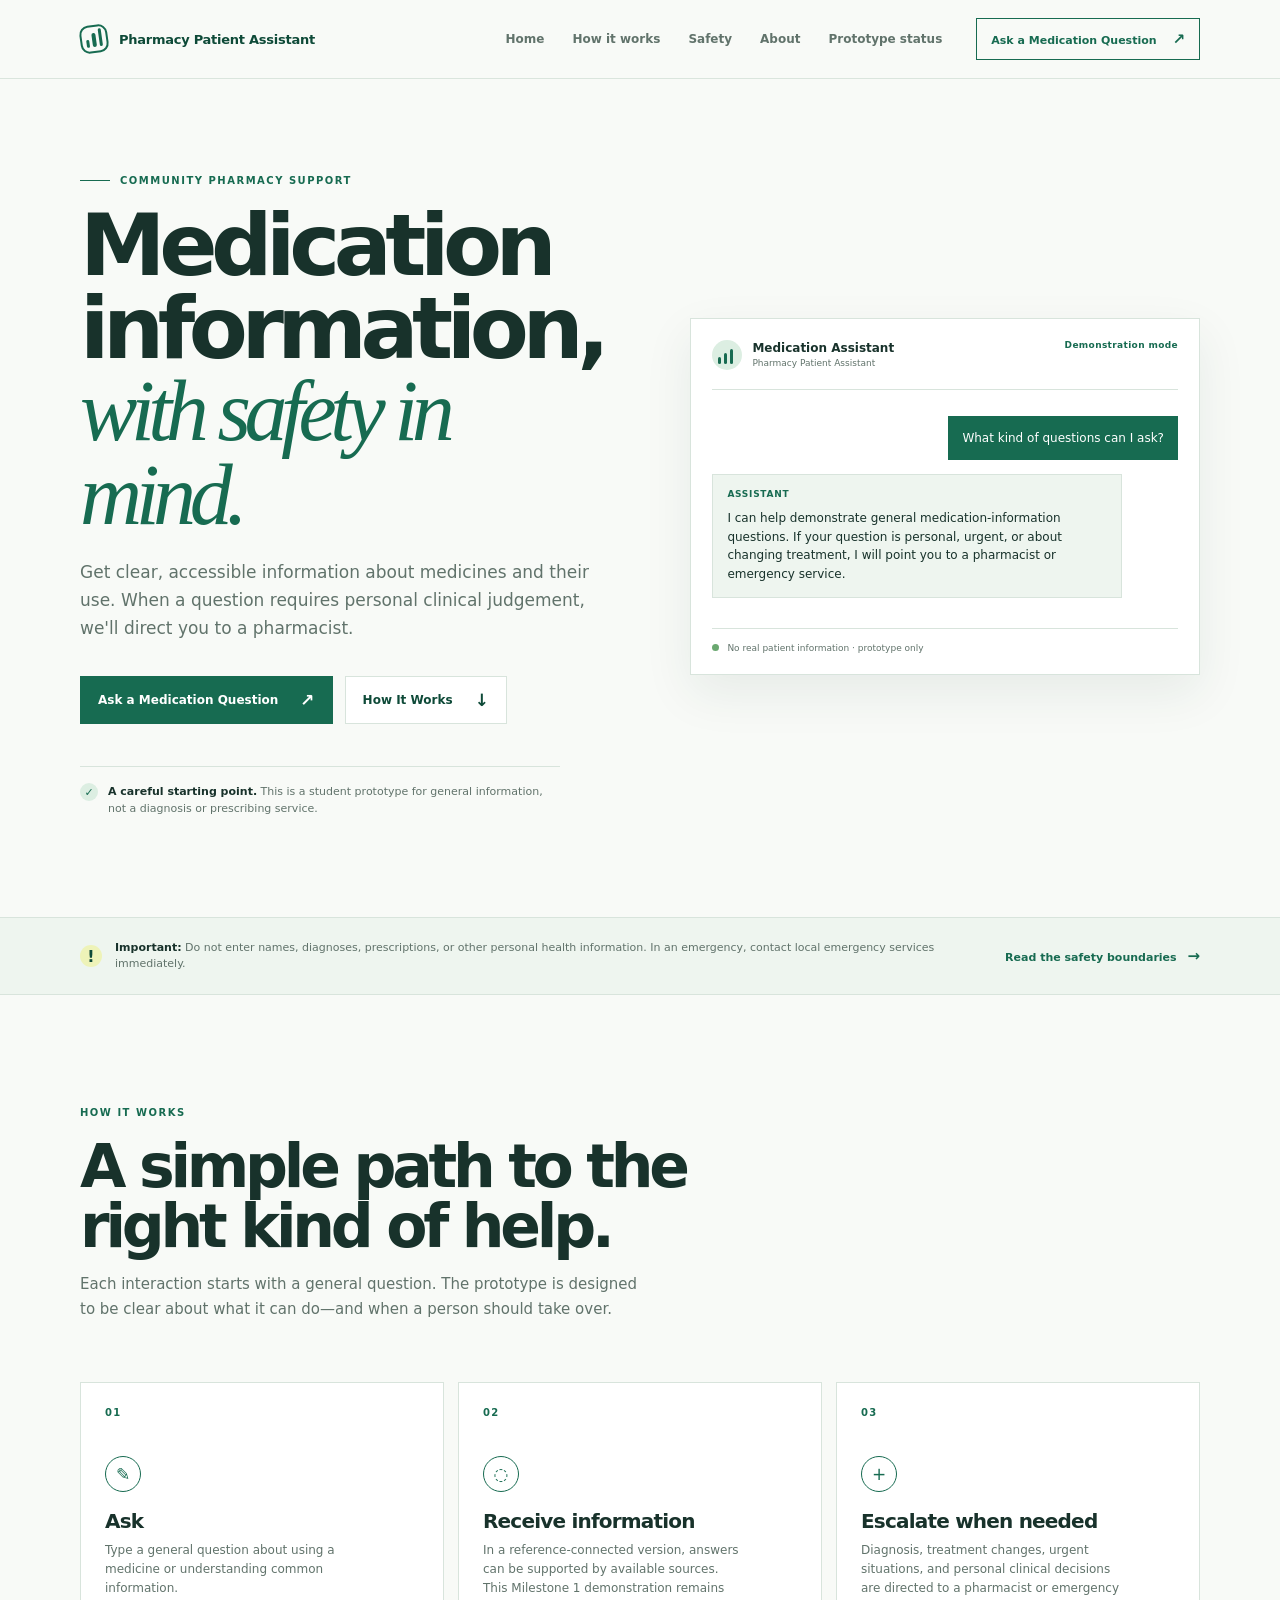
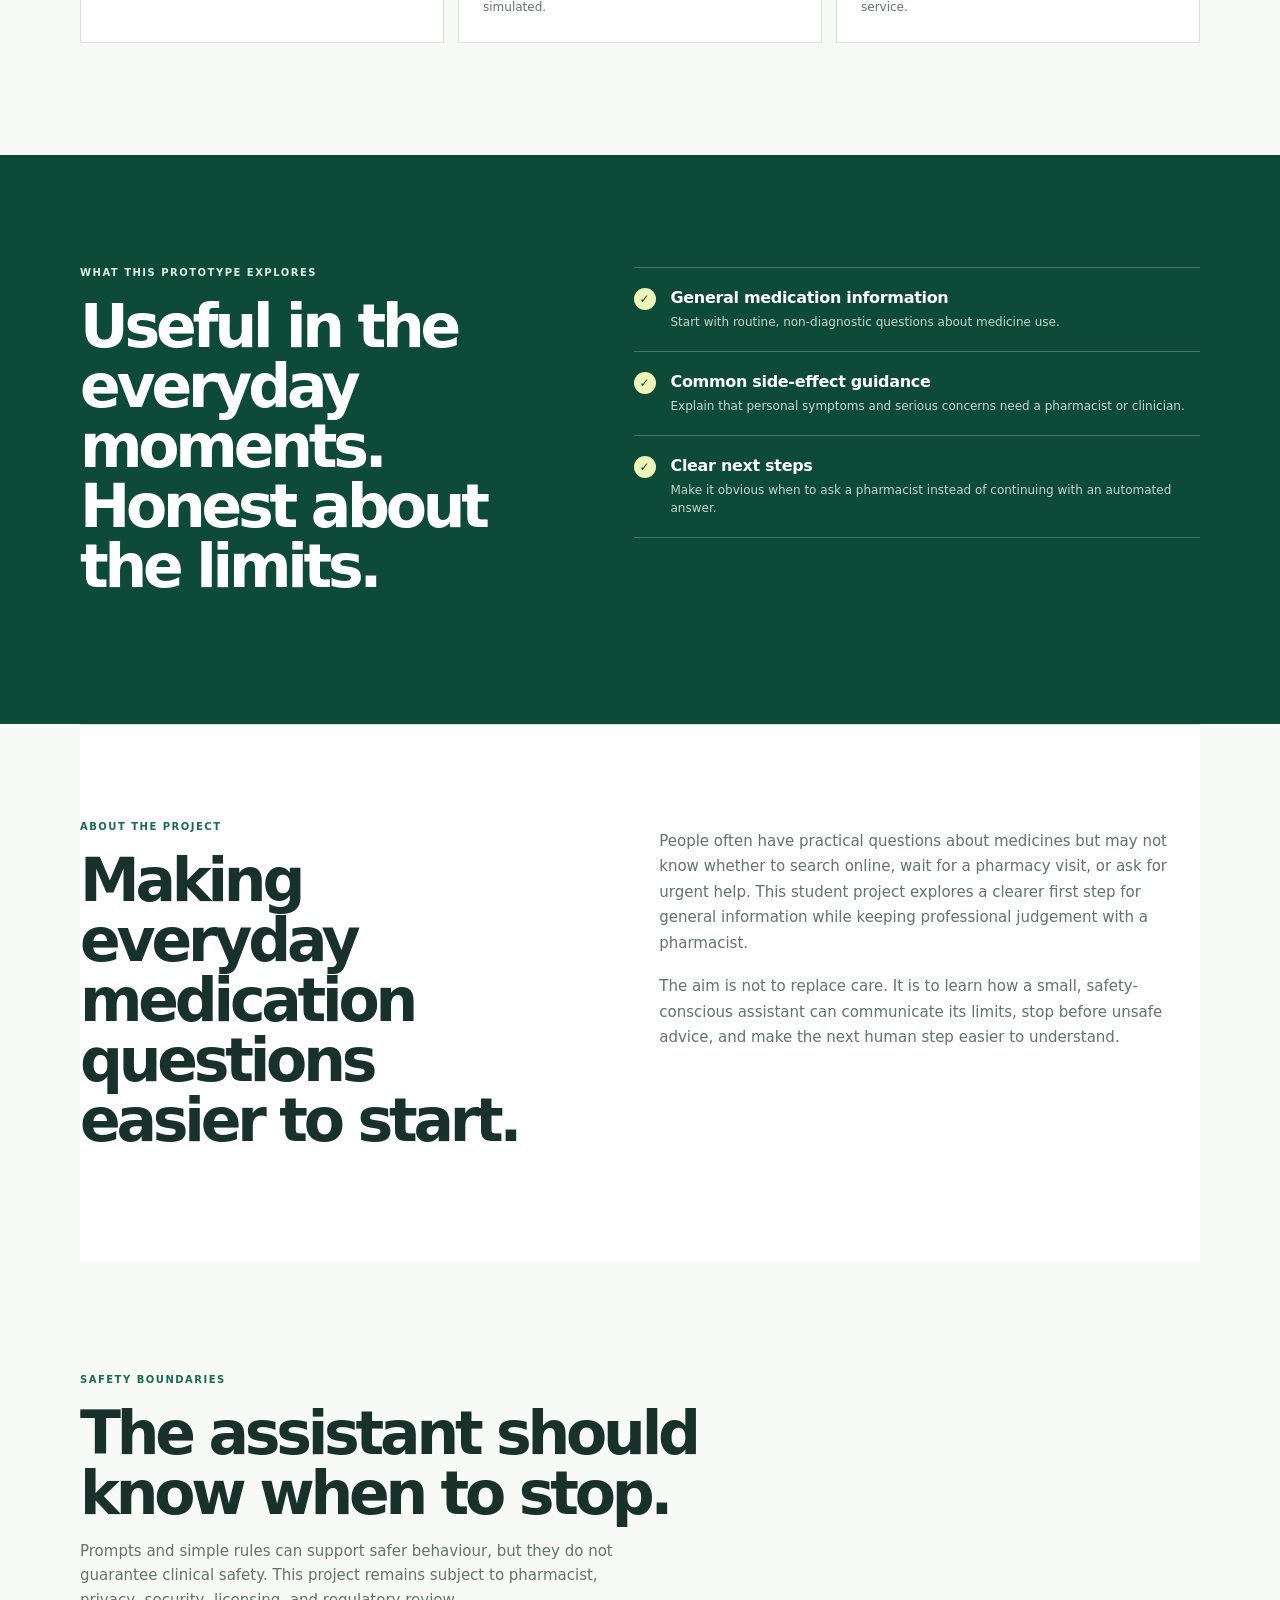
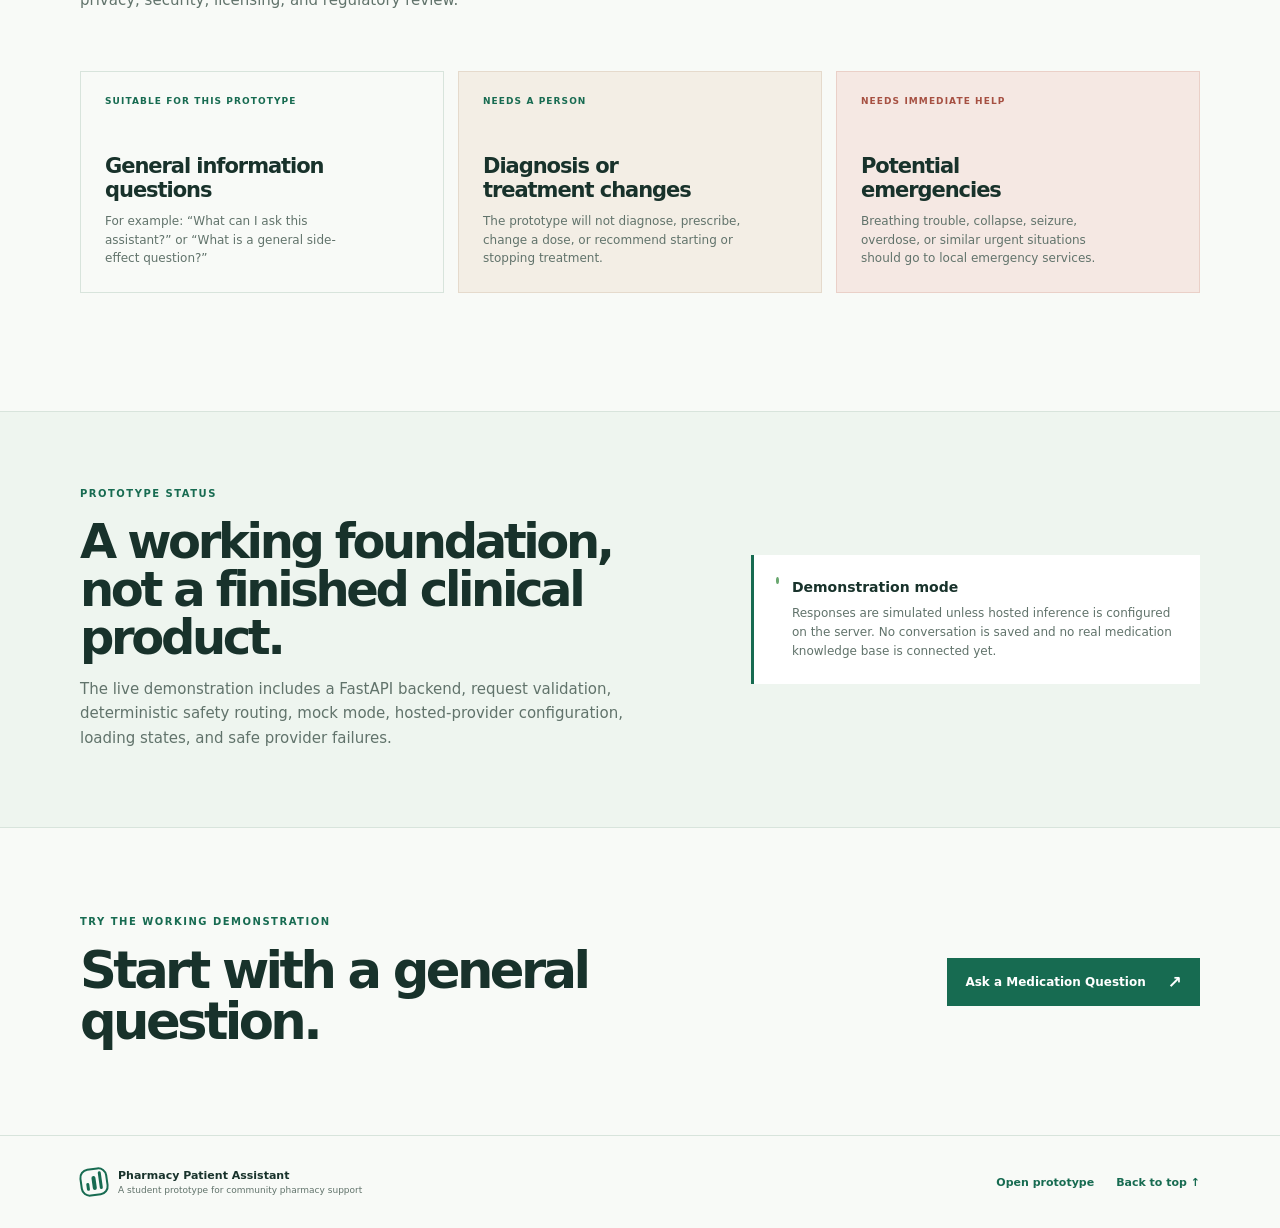
<file: index.html>
<!doctype html>
<html lang="en">
  <head>
    <meta charset="UTF-8" />
    <meta name="viewport" content="width=device-width, initial-scale=1.0" />
    <meta name="theme-color" content="#f8faf7" />
    <meta name="description" content="Pharmacy Patient Assistant — general medication information with safety in mind." />
    <title>Pharmacy Patient Assistant</title>
    <link rel="stylesheet" href="styles.css" />
  </head>
  <body>
    <header class="site-header">
      <div class="page-width header-inner">
        <a class="brand" href="#top" aria-label="Pharmacy Patient Assistant home">
          <span class="brand-mark" aria-hidden="true"><i></i><i></i><i></i></span>
          <span class="brand-name">Pharmacy Patient Assistant</span>
        </a>
        <nav class="desktop-nav" aria-label="Primary navigation">
          <a href="#top">Home</a>
          <a href="#how-it-works">How it works</a>
          <a href="#safety">Safety</a>
          <a href="#about">About</a>
          <a href="#status">Prototype status</a>
        </nav>
        <a class="header-cta" href="/prototype">Ask a Medication Question <span>↗</span></a>
        <button class="menu-toggle" type="button" aria-expanded="false" aria-controls="mobile-nav"><span></span><span></span><span></span><b class="sr-only">Open menu</b></button>
        <nav id="mobile-nav" class="mobile-nav" aria-label="Mobile navigation">
          <a href="#top">Home</a>
          <a href="#how-it-works">How it works</a>
          <a href="#safety">Safety</a>
          <a href="#about">About</a>
          <a href="#status">Prototype status</a>
          <a class="mobile-cta" href="/prototype">Ask a Medication Question <span>↗</span></a>
        </nav>
      </div>
    </header>

    <main id="top">
      <section class="hero page-width">
        <div class="hero-copy">
          <p class="product-kicker"><span class="kicker-line"></span> Community pharmacy support</p>
          <h1>Medication information, <em>with safety in mind.</em></h1>
          <p class="hero-lede">Get clear, accessible information about medicines and their use. When a question requires personal clinical judgement, we'll direct you to a pharmacist.</p>
          <div class="hero-actions">
            <a class="button button-primary" href="/prototype">Ask a Medication Question <span>↗</span></a>
            <a class="button button-secondary" href="#how-it-works">How It Works <span>↓</span></a>
          </div>
          <p class="hero-boundary"><span class="boundary-icon">✓</span><span><strong>A careful starting point.</strong> This is a student prototype for general information, not a diagnosis or prescribing service.</span></p>
        </div>
        <div class="hero-preview" aria-label="Preview of the medication assistant">
          <div class="preview-top"><div class="assistant-identity"><span class="assistant-avatar"><i></i><i></i><i></i></span><span><strong>Medication Assistant</strong><small>Pharmacy Patient Assistant</small></span></div><span class="demo-status">Demonstration mode</span></div>
          <div class="preview-conversation">
            <div class="preview-message preview-user">What kind of questions can I ask?</div>
            <div class="preview-message preview-assistant"><span class="message-label">Assistant</span>I can help demonstrate general medication-information questions. If your question is personal, urgent, or about changing treatment, I will point you to a pharmacist or emergency service.</div>
          </div>
          <div class="preview-footer"><span class="secure-dot"></span> No real patient information · prototype only</div>
        </div>
      </section>

      <section class="trust-band" aria-label="Safety notice">
        <div class="page-width trust-inner"><span class="trust-icon">!</span><p><strong>Important:</strong> Do not enter names, diagnoses, prescriptions, or other personal health information. In an emergency, contact local emergency services immediately.</p><a href="#safety">Read the safety boundaries <span>→</span></a></div>
      </section>

      <section id="how-it-works" class="section page-width">
        <div class="section-intro"><p class="section-kicker">How it works</p><h2>A simple path to the right kind of help.</h2><p>Each interaction starts with a general question. The prototype is designed to be clear about what it can do—and when a person should take over.</p></div>
        <div class="steps-grid">
          <article class="step"><span class="step-number">01</span><span class="step-icon">✎</span><h3>Ask</h3><p>Type a general question about using a medicine or understanding common information.</p></article>
          <article class="step"><span class="step-number">02</span><span class="step-icon">◌</span><h3>Receive information</h3><p>In a reference-connected version, answers can be supported by available sources. This Milestone 1 demonstration remains simulated.</p></article>
          <article class="step"><span class="step-number">03</span><span class="step-icon">+</span><h3>Escalate when needed</h3><p>Diagnosis, treatment changes, urgent situations, and personal clinical decisions are directed to a pharmacist or emergency service.</p></article>
        </div>
      </section>

      <section class="capabilities-section">
        <div class="page-width section capabilities-inner">
          <div class="section-intro compact"><p class="section-kicker">What this prototype explores</p><h2>Useful in the everyday moments. Honest about the limits.</h2></div>
          <div class="capability-list">
            <div class="capability-item"><span class="capability-check">✓</span><div><h3>General medication information</h3><p>Start with routine, non-diagnostic questions about medicine use.</p></div></div>
            <div class="capability-item"><span class="capability-check">✓</span><div><h3>Common side-effect guidance</h3><p>Explain that personal symptoms and serious concerns need a pharmacist or clinician.</p></div></div>
            <div class="capability-item"><span class="capability-check">✓</span><div><h3>Clear next steps</h3><p>Make it obvious when to ask a pharmacist instead of continuing with an automated answer.</p></div></div>
          </div>
        </div>
      </section>

      <section id="about" class="section page-width about-section">
        <div class="about-grid">
          <div class="section-intro"><p class="section-kicker">About the project</p><h2>Making everyday medication questions easier to start.</h2></div>
          <div class="about-copy"><p>People often have practical questions about medicines but may not know whether to search online, wait for a pharmacy visit, or ask for urgent help. This student project explores a clearer first step for general information while keeping professional judgement with a pharmacist.</p><p>The aim is not to replace care. It is to learn how a small, safety-conscious assistant can communicate its limits, stop before unsafe advice, and make the next human step easier to understand.</p></div>
        </div>
      </section>

      <section id="safety" class="section page-width safety-section">
        <div class="section-intro"><p class="section-kicker">Safety boundaries</p><h2>The assistant should know when to stop.</h2><p>Prompts and simple rules can support safer behaviour, but they do not guarantee clinical safety. This project remains subject to pharmacist, privacy, security, licensing, and regulatory review.</p></div>
        <div class="boundary-grid">
          <article class="boundary-card boundary-yes"><span class="boundary-card-label">Suitable for this prototype</span><h3>General information questions</h3><p>For example: “What can I ask this assistant?” or “What is a general side-effect question?”</p></article>
          <article class="boundary-card boundary-no"><span class="boundary-card-label">Needs a person</span><h3>Diagnosis or treatment changes</h3><p>The prototype will not diagnose, prescribe, change a dose, or recommend starting or stopping treatment.</p></article>
          <article class="boundary-card boundary-urgent"><span class="boundary-card-label">Needs immediate help</span><h3>Potential emergencies</h3><p>Breathing trouble, collapse, seizure, overdose, or similar urgent situations should go to local emergency services.</p></article>
        </div>
      </section>

      <section id="status" class="status-section">
        <div class="page-width status-inner">
          <div><p class="section-kicker">Prototype status</p><h2>A working foundation, not a finished clinical product.</h2><p>The live demonstration includes a FastAPI backend, request validation, deterministic safety routing, mock mode, hosted-provider configuration, loading states, and safe provider failures.</p></div>
          <div class="status-note"><span class="status-dot"></span><div><strong>Demonstration mode</strong><p>Responses are simulated unless hosted inference is configured on the server. No conversation is saved and no real medication knowledge base is connected yet.</p></div></div>
        </div>
      </section>

      <section class="final-cta page-width"><div><p class="section-kicker">Try the working demonstration</p><h2>Start with a general question.</h2></div><a class="button button-primary" href="/prototype">Ask a Medication Question <span>↗</span></a></section>
    </main>

    <footer class="site-footer"><div class="page-width footer-inner"><div class="footer-brand"><span class="brand-mark" aria-hidden="true"><i></i><i></i><i></i></span><div><strong>Pharmacy Patient Assistant</strong><small>A student prototype for community pharmacy support</small></div></div><div class="footer-links"><a href="/prototype">Open prototype</a><a href="#top">Back to top ↑</a></div></div></footer>
    <script src="script.js"></script>
  </body>
</html>
</file>
<file: styles.css>
:root {
  --bg: #f8faf7;
  --surface: #ffffff;
  --surface-soft: #eef5ef;
  --ink: #18322b;
  --muted: #61736b;
  --line: #d8e4dc;
  --green: #176b51;
  --green-dark: #0e4a38;
  --green-soft: #dceee2;
  --yellow: #eef3b8;
  --warm: #f3eee5;
  --urgent: #f5e8e3;
  --serif: Georgia, 'Times New Roman', serif;
  --sans: Inter, ui-sans-serif, system-ui, -apple-system, BlinkMacSystemFont, 'Segoe UI', sans-serif;
}
* { box-sizing: border-box; }
html { scroll-behavior: smooth; }
body { margin: 0; background: var(--bg); color: var(--ink); font-family: var(--sans); -webkit-font-smoothing: antialiased; }
a { color: inherit; text-decoration: none; }
button { font: inherit; }
section[id] { scroll-margin-top: 90px; }
.sr-only { position: absolute; width: 1px; height: 1px; padding: 0; margin: -1px; overflow: hidden; clip: rect(0,0,0,0); white-space: nowrap; border: 0; }
.page-width { width: min(1120px, calc(100% - 64px)); margin: 0 auto; }
.site-header { position: sticky; z-index: 10; top: 0; border-bottom: 1px solid rgba(216,228,220,.92); background: rgba(248,250,247,.94); backdrop-filter: blur(14px); }
.header-inner { display: flex; min-height: 78px; align-items: center; gap: 34px; }.brand { display: inline-flex; align-items: center; gap: 11px; margin-right: auto; }.brand-mark { display: inline-flex; width: 28px; height: 28px; align-items: end; gap: 3px; padding: 4px; border: 2px solid var(--green); border-radius: 9px; transform: rotate(-8deg); }.brand-mark i { display: block; width: 4px; border-radius: 4px; background: var(--green); }.brand-mark i:nth-child(1) { height: 8px; }.brand-mark i:nth-child(2) { height: 14px; }.brand-mark i:nth-child(3) { height: 18px; }.brand-name { color: var(--green-dark); font-size: 13px; font-weight: 800; letter-spacing: -.02em; }.desktop-nav { display: flex; gap: 28px; color: var(--muted); font-size: 12px; font-weight: 650; }.desktop-nav a:hover { color: var(--green); }.header-cta, .mobile-cta { padding: 11px 14px; border: 1px solid var(--green); color: var(--green); font-size: 11px; font-weight: 800; }.header-cta span, .mobile-cta span { margin-left: 12px; font-size: 15px; }.menu-toggle, .mobile-nav { display: none; }
.hero { display: grid; grid-template-columns: 1.02fr .98fr; gap: 80px; align-items: center; padding-top: 96px; padding-bottom: 100px; }.product-kicker, .section-kicker { margin: 0 0 18px; color: var(--green); font-size: 10px; font-weight: 850; letter-spacing: .15em; text-transform: uppercase; }.product-kicker { display: flex; align-items: center; gap: 10px; }.kicker-line { display: inline-block; width: 30px; height: 1px; background: var(--green); }.hero h1 { max-width: 610px; margin: 0 0 22px; font-size: clamp(50px, 7vw, 86px); font-weight: 650; letter-spacing: -.075em; line-height: .96; }.hero h1 em, h2 em { color: var(--green); font-family: var(--serif); font-weight: 400; }.hero-lede { max-width: 520px; margin: 0; color: var(--muted); font-size: 17px; line-height: 1.65; }.hero-actions { display: flex; flex-wrap: wrap; gap: 12px; margin-top: 34px; }.button { display: inline-flex; align-items: center; justify-content: space-between; gap: 22px; min-height: 47px; padding: 13px 17px; border: 1px solid transparent; font-size: 12px; font-weight: 800; transition: background .2s ease, color .2s ease, transform .2s ease; }.button:hover { transform: translateY(-1px); }.button span { font-size: 17px; }.button-primary { background: var(--green); color: #fff; }.button-primary:hover { background: var(--green-dark); }.button-secondary { border-color: var(--line); color: var(--green-dark); background: var(--surface); }.button-secondary:hover { border-color: var(--green); }.hero-boundary { display: flex; max-width: 480px; gap: 10px; align-items: flex-start; margin: 42px 0 0; padding-top: 16px; border-top: 1px solid var(--line); color: var(--muted); font-size: 11px; line-height: 1.55; }.hero-boundary strong { color: var(--ink); }.boundary-icon { display: grid; flex: 0 0 18px; width: 18px; height: 18px; place-items: center; border-radius: 50%; background: var(--green-soft); color: var(--green); font-size: 11px; font-weight: 900; }
.hero-preview { padding: 21px; border: 1px solid var(--line); background: var(--surface); box-shadow: 0 18px 46px rgba(31,69,53,.08); }.preview-top { display: flex; align-items: flex-start; justify-content: space-between; gap: 16px; padding-bottom: 19px; border-bottom: 1px solid var(--line); }.assistant-identity { display: flex; gap: 10px; align-items: center; }.assistant-identity strong, .assistant-identity small { display: block; }.assistant-identity strong { font-size: 12px; }.assistant-identity small { margin-top: 3px; color: var(--muted); font-size: 9px; }.assistant-avatar { display: inline-flex; width: 30px; height: 30px; align-items: end; gap: 3px; padding: 6px; border-radius: 50%; background: var(--green-soft); }.assistant-avatar i { display: block; width: 3px; border-radius: 4px; background: var(--green); }.assistant-avatar i:nth-child(1) { height: 7px; }.assistant-avatar i:nth-child(2) { height: 11px; }.assistant-avatar i:nth-child(3) { height: 15px; }.demo-status { color: var(--green); font-size: 9px; font-weight: 800; letter-spacing: .04em; text-align: right; }.preview-conversation { display: grid; gap: 14px; padding: 26px 0 30px; }.preview-message { max-width: 88%; padding: 13px 14px; font-size: 12px; line-height: 1.55; }.preview-user { justify-self: end; background: var(--green); color: #fff; }.preview-assistant { border: 1px solid var(--line); background: var(--surface-soft); }.message-label { display: block; margin-bottom: 7px; color: var(--green); font-size: 9px; font-weight: 850; text-transform: uppercase; letter-spacing: .08em; }.preview-footer { display: flex; gap: 8px; align-items: center; padding-top: 14px; border-top: 1px solid var(--line); color: var(--muted); font-size: 9px; }.secure-dot, .status-dot { display: inline-block; width: 7px; height: 7px; border-radius: 50%; background: #6aa870; }
.trust-band { border-top: 1px solid var(--line); border-bottom: 1px solid var(--line); background: var(--surface-soft); }.trust-inner { display: flex; min-height: 76px; align-items: center; gap: 13px; }.trust-icon { display: grid; flex: 0 0 22px; width: 22px; height: 22px; place-items: center; border-radius: 50%; background: var(--yellow); color: var(--green-dark); font-weight: 900; }.trust-inner p { flex: 1; margin: 0; color: var(--muted); font-size: 11px; line-height: 1.5; }.trust-inner strong { color: var(--ink); }.trust-inner a { color: var(--green); font-size: 11px; font-weight: 800; white-space: nowrap; }.trust-inner a span { margin-left: 7px; font-size: 15px; }
.section { padding-top: 112px; padding-bottom: 112px; }.section-intro { max-width: 720px; }.section-intro h2, .status-inner h2, .final-cta h2 { max-width: 690px; margin: 0 0 16px; font-size: clamp(36px, 5vw, 60px); font-weight: 650; letter-spacing: -.07em; line-height: 1; }.section-intro > p:last-child, .status-inner > div:first-child > p:last-child { max-width: 570px; margin: 0; color: var(--muted); font-size: 15px; line-height: 1.65; }.steps-grid { display: grid; grid-template-columns: repeat(3, 1fr); gap: 14px; margin-top: 60px; }.step { min-height: 255px; padding: 24px; border: 1px solid var(--line); background: var(--surface); }.step-number { display: block; color: var(--green); font-size: 10px; font-weight: 850; letter-spacing: .12em; }.step-icon { display: grid; width: 36px; height: 36px; margin: 38px 0 17px; place-items: center; border: 1px solid var(--green); border-radius: 50%; color: var(--green); font-size: 17px; }.step h3 { margin: 0 0 8px; font-size: 20px; letter-spacing: -.04em; }.step p { max-width: 260px; margin: 0; color: var(--muted); font-size: 12px; line-height: 1.6; }
.capabilities-section { background: var(--green-dark); color: #fff; }.capabilities-inner { display: grid; grid-template-columns: .9fr 1.1fr; gap: 90px; align-items: start; }.capabilities-section .section-kicker { color: var(--green-soft); }.capabilities-section h2 { max-width: 430px; }.capabilities-section .section-intro > p:last-child { color: #c6d8cd; }.capability-list { border-top: 1px solid rgba(255,255,255,.24); }.capability-item { display: flex; gap: 15px; padding: 20px 0; border-bottom: 1px solid rgba(255,255,255,.24); }.capability-check { display: grid; flex: 0 0 22px; width: 22px; height: 22px; place-items: center; border-radius: 50%; background: var(--yellow); color: var(--green-dark); font-size: 12px; font-weight: 900; }.capability-item h3 { margin: 0 0 6px; font-size: 16px; letter-spacing: -.02em; }.capability-item p { margin: 0; color: #c6d8cd; font-size: 12px; line-height: 1.5; }
.about-section { padding-top: 96px; padding-bottom: 96px; border-top: 1px solid var(--line); background: var(--surface); }.about-grid { display: grid; grid-template-columns: .95fr 1.05fr; gap: 90px; align-items: start; }.about-copy { max-width: 560px; padding-top: 8px; }.about-copy p { margin: 0 0 18px; color: var(--muted); font-size: 15px; line-height: 1.7; }.about-copy p:last-child { margin-bottom: 0; }
.safety-section { padding-bottom: 118px; }.boundary-grid { display: grid; grid-template-columns: repeat(3, 1fr); gap: 14px; margin-top: 58px; }.boundary-card { min-height: 220px; padding: 24px; border: 1px solid var(--line); }.boundary-card-label { display: block; margin-bottom: 48px; color: var(--green); font-size: 9px; font-weight: 850; letter-spacing: .12em; text-transform: uppercase; }.boundary-card h3 { max-width: 230px; margin: 0 0 10px; font-size: 21px; letter-spacing: -.05em; }.boundary-card p { max-width: 265px; margin: 0; color: var(--muted); font-size: 12px; line-height: 1.55; }.boundary-no { background: var(--warm); border-color: #e5dacc; }.boundary-urgent { background: var(--urgent); border-color: #ead0c8; }.boundary-urgent .boundary-card-label { color: #a65042; }
.status-section { border-top: 1px solid var(--line); border-bottom: 1px solid var(--line); background: var(--surface-soft); }.status-inner { display: grid; grid-template-columns: 1fr .8fr; gap: 110px; align-items: center; padding-top: 76px; padding-bottom: 76px; }.status-inner h2 { font-size: clamp(32px, 4vw, 48px); }.status-note { display: flex; gap: 13px; padding: 22px; border-left: 3px solid var(--green); background: var(--surface); }.status-note strong { font-size: 14px; }.status-note p { margin: 8px 0 0; color: var(--muted); font-size: 12px; line-height: 1.6; }.final-cta { display: flex; align-items: center; justify-content: space-between; gap: 30px; padding-top: 88px; padding-bottom: 88px; }.final-cta h2 { margin-bottom: 0; font-size: clamp(34px, 4vw, 52px); }.site-footer { border-top: 1px solid var(--line); }.footer-inner { display: flex; min-height: 92px; align-items: center; justify-content: space-between; gap: 25px; }.footer-brand { display: flex; gap: 10px; align-items: center; }.footer-brand strong, .footer-brand small { display: block; }.footer-brand strong { font-size: 11px; }.footer-brand small { margin-top: 3px; color: var(--muted); font-size: 9px; }.footer-links { display: flex; gap: 22px; color: var(--green); font-size: 11px; font-weight: 800; }.footer-links a:hover { text-decoration: underline; }
@media (max-width: 900px) { .desktop-nav { display: none; }.header-cta { display: none; }.menu-toggle { display: grid; gap: 4px; width: 32px; padding: 8px 3px; border: 0; background: none; }.menu-toggle span { display: block; height: 2px; background: var(--green); }.mobile-nav { position: absolute; left: 0; right: 0; top: 78px; display: none; gap: 18px; padding: 22px 32px 28px; border-bottom: 1px solid var(--line); background: var(--bg); }.mobile-nav.is-open { display: grid; }.mobile-nav a { color: var(--green-dark); font-size: 13px; font-weight: 750; }.mobile-cta { width: fit-content; }.hero { grid-template-columns: 1fr; gap: 56px; }.hero-preview { max-width: 650px; }.capabilities-inner, .status-inner, .about-grid { grid-template-columns: 1fr; gap: 48px; }.status-note { max-width: 520px; } }
@media (max-width: 650px) { .page-width { width: calc(100% - 36px); }.header-inner { min-height: 70px; }.mobile-nav { top: 70px; padding-left: 18px; padding-right: 18px; }.brand-name { font-size: 12px; }.hero { padding-top: 60px; padding-bottom: 70px; }.hero h1 { font-size: 56px; }.hero-lede { font-size: 15px; }.hero-actions { align-items: stretch; flex-direction: column; }.button { width: 100%; }.trust-inner { align-items: flex-start; flex-wrap: wrap; padding-top: 17px; padding-bottom: 17px; }.trust-inner a { margin-left: 35px; }.section { padding-top: 78px; padding-bottom: 78px; }.steps-grid, .boundary-grid { grid-template-columns: 1fr; margin-top: 38px; }.step { min-height: 0; }.step-icon { margin-top: 27px; }.capabilities-inner { gap: 35px; }.status-inner { padding-top: 62px; padding-bottom: 62px; }.final-cta { align-items: flex-start; flex-direction: column; padding-top: 68px; padding-bottom: 68px; }.footer-inner { align-items: flex-start; flex-direction: column; padding-top: 24px; padding-bottom: 24px; }.footer-links { flex-wrap: wrap; } }
</file>
